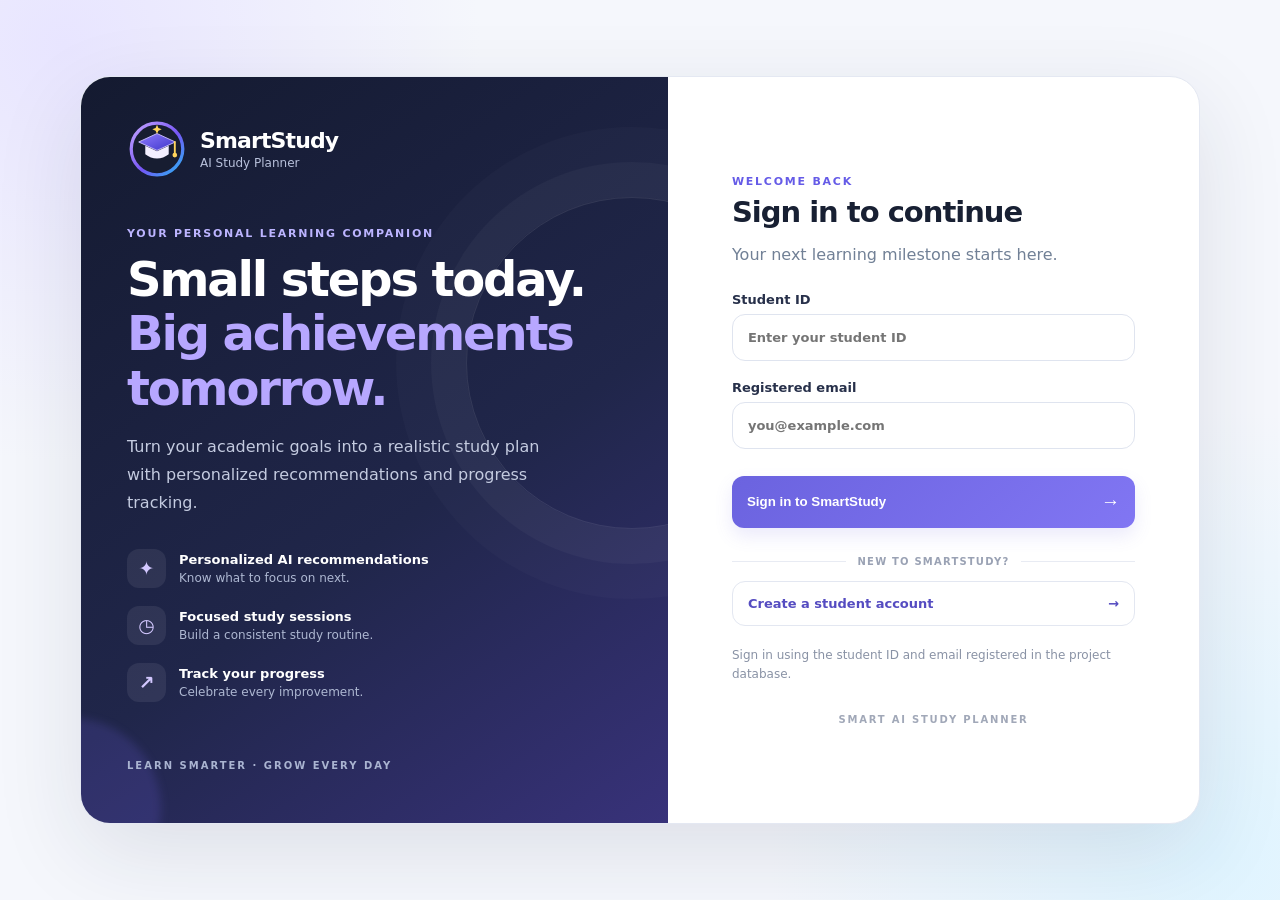
<file: frontend/index.html>
<!doctype html>
<html lang="en"><head><meta charset="utf-8"><meta name="viewport" content="width=device-width,initial-scale=1"><title>SmartStudy | Sign in</title><link rel="stylesheet" href="assets/style.css"></head>
<body class="login-body login-v2">
<main class="login-layout">
  <section class="login-showcase">
    <div class="login-brand"><img src="assets/smartstudy-logo-option-9.svg" alt="SmartStudy logo"><div><strong>SmartStudy</strong><span>AI Study Planner</span></div></div>
    <div class="showcase-copy"><p class="eyebrow">YOUR PERSONAL LEARNING COMPANION</p><h1>Small steps today.<br><span>Big achievements tomorrow.</span></h1><p>Turn your academic goals into a realistic study plan with personalized recommendations and progress tracking.</p>
      <div class="feature-list"><div><b>✦</b><span><strong>Personalized AI recommendations</strong><small>Know what to focus on next.</small></span></div><div><b>◷</b><span><strong>Focused study sessions</strong><small>Build a consistent study routine.</small></span></div><div><b>↗</b><span><strong>Track your progress</strong><small>Celebrate every improvement.</small></span></div></div>
    </div><p class="showcase-foot">LEARN SMARTER · GROW EVERY DAY</p>
  </section>
  <section class="login-panel"><div class="login-card login-card-v2"><div class="login-mobile-brand"><img src="assets/smartstudy-logo-option-9.svg" alt=""></div><p class="eyebrow">WELCOME BACK</p><h2>Sign in to continue</h2><p class="muted">Your next learning milestone starts here.</p>
    <form id="loginForm"><label for="studentId">Student ID<input id="studentId" type="text" inputmode="numeric" placeholder="Enter your student ID" required></label><label for="email">Registered email<input id="email" type="email" placeholder="you@example.com" required></label><button class="primary login-submit" type="submit">Sign in to SmartStudy <span>→</span></button><p id="loginError" class="error" hidden></p></form>
    <div class="login-divider"><span>NEW TO SMARTSTUDY?</span></div><a class="register-cta" href="register.html">Create a student account <span>→</span></a><p class="login-note">Sign in using the student ID and email registered in the project database.</p>
  </div><p class="login-copyright">SMART AI STUDY PLANNER</p></section>
</main>
<script src="assets/app.js"></script><script>document.addEventListener('DOMContentLoaded',()=>{if(sessionStorage.getItem('student')){location.href='dashboard.html';return;}document.getElementById('loginForm').addEventListener('submit',async e=>{e.preventDefault();const btn=e.target.querySelector('button'),err=document.getElementById('loginError');err.hidden=true;btn.disabled=true;btn.innerHTML='Signing in…';try{const students=await API.get('/students');const id=Number(document.getElementById('studentId').value.trim());const email=document.getElementById('email').value.trim().toLowerCase();const s=students.find(x=>Number(x.student_id)===id&&String(x.email).trim().toLowerCase()===email);if(!s)throw new Error('Student ID and email do not match our records.');sessionStorage.setItem('student',JSON.stringify(s));location.href='dashboard.html';}catch(ex){err.textContent=ex.message||'Unable to sign in. Please check that the backend is running.';err.hidden=false;}finally{btn.disabled=false;btn.innerHTML='Sign in to SmartStudy <span>→</span>';}});});</script>
</body></html>
</file>
<file: frontend/assets/style.css>
*{box-sizing:border-box}body{margin:0;font-family:Inter,Segoe UI,system-ui,sans-serif;background:#f5f7fc;color:#182033}a{text-decoration:none;color:inherit}.muted{color:#718096}.small{font-size:12px}.eyebrow{font-size:11px;letter-spacing:.16em;font-weight:900;color:#655be7;margin:0 0 7px}.login-body{min-height:100vh;background:radial-gradient(circle at 10% 10%,#eeeaff,transparent 35%),radial-gradient(circle at 90% 90%,#e6f5ff,transparent 35%),#f7f8fc;display:grid;place-items:center}.login-wrap{width:min(470px,92vw)}.login-card{background:#fff;border:1px solid #e5e8f0;border-radius:26px;padding:40px;box-shadow:0 25px 80px #20294b18}.brand-mark,.brand-orb{width:54px;height:54px;border-radius:17px;display:grid;place-items:center;background:linear-gradient(135deg,#7168ee,#8d7cff);color:#fff;font-size:25px;box-shadow:0 10px 24px #7168ee35}.login-card h1{font-size:31px;margin:0 0 8px}form{margin-top:22px}label{display:block;font-size:13px;font-weight:800;margin:15px 0}input,select,textarea{width:100%;padding:13px 14px;margin-top:7px;border:1px solid #dfe4ef;border-radius:12px;font:inherit;background:#fff;outline:none}input:focus,select:focus,textarea:focus{border-color:#7067e8;box-shadow:0 0 0 4px #7067e812}.primary,.secondary,.danger,.ghost{border:0;border-radius:12px;padding:12px 16px;font-weight:900;cursor:pointer;display:inline-flex;align-items:center;justify-content:center;gap:8px}.primary{background:linear-gradient(135deg,#6b63df,#8176f3);color:#fff;box-shadow:0 8px 18px #6b63df22}.primary:disabled{opacity:.6;cursor:wait}.secondary{background:#eef0ff;color:#554cc1}.ghost{background:#f3f5f9;color:#525c70}.danger{background:#fff0f0;color:#c53b3b}.error{color:#bd3b3b;background:#fff0f0;border-radius:11px;padding:11px 13px;font-size:13px}.success{color:#277c4b;background:#e9f8ef;border-radius:11px;padding:11px 13px;font-size:13px}.login-note{font-size:12px;color:#8992a5;margin:18px 0 0}.text-link{color:#5a52c3;font-weight:900}.app{display:flex;min-height:100vh}.sidebar{position:fixed;inset:0 auto 0 0;width:244px;background:linear-gradient(180deg,#14192a,#171d31);color:#cbd2e0;padding:20px 14px;display:flex;flex-direction:column;z-index:20}.side-brand{display:flex;align-items:center;gap:10px;color:#fff;padding:6px 12px 25px}.side-brand .brand-orb{width:39px;height:39px;border-radius:12px;font-size:18px;box-shadow:none}.side-brand small{display:block;color:#8992a7;margin-top:2px;font-size:11px}nav{display:grid;gap:5px;overflow:auto}nav a,.logout{padding:11px 14px;border-radius:11px;color:#aeb7ca;font-weight:800;display:flex;gap:12px;align-items:center;border:0;background:none;font-size:14px;cursor:pointer}nav a.active,nav a:hover,.logout:hover{background:#282e45;color:#fff}.logout{margin-top:auto}.main{margin-left:244px;width:calc(100% - 244px);padding:28px 34px}.topbar{display:flex;justify-content:space-between;align-items:flex-start;margin-bottom:28px}.topbar h1{font-size:30px;margin:0 0 6px}.user-pill{display:flex;align-items:center;gap:10px;background:#fff;padding:9px 12px;border:1px solid #e7eaf1;border-radius:15px;box-shadow:0 5px 18px #26324d08}.user-pill small{display:block;color:#8991a6;font-size:11px}.avatar{width:38px;height:38px;border-radius:12px;background:#eeecff;color:#5a52c3;display:grid;place-items:center;font-weight:900}.edit-dot{font-size:12px;color:#756be5}.page{display:grid;gap:20px}.grid{display:grid;gap:18px}.grid-4{grid-template-columns:repeat(4,minmax(0,1fr))}.grid-3{grid-template-columns:repeat(3,minmax(0,1fr))}.grid-2{grid-template-columns:repeat(2,minmax(0,1fr))}.card{background:#fff;border:1px solid #e7eaf1;border-radius:20px;padding:20px;box-shadow:0 8px 28px #27324b08}.hoverable{transition:.2s}.hoverable:hover{transform:translateY(-3px);box-shadow:0 16px 35px #27324b14}.stat .label{font-size:12px;color:#7e8798;font-weight:800}.stat .value{font-size:29px;font-weight:950;margin-top:7px}.stat .sub{font-size:12px;color:#8791a4;margin-top:4px}.section-head{display:flex;justify-content:space-between;align-items:center;gap:12px}.section-head h2{font-size:18px;margin:0}.table-wrap{overflow:auto}.table{width:100%;border-collapse:collapse}.table th,.table td{text-align:left;padding:12px 10px;border-bottom:1px solid #edf0f5;font-size:13px}.table th{color:#7a8497;font-size:11px;text-transform:uppercase;letter-spacing:.06em}.badge{display:inline-flex;padding:5px 9px;border-radius:999px;font-size:10px;font-weight:950}.HIGH{background:#ffe9e9;color:#c23838}.MEDIUM{background:#fff3d9;color:#a56b00}.LOW{background:#e7f8ee;color:#27804d}.PENDING{background:#eef1f7;color:#68738a}.IN_PROGRESS{background:#e8f0ff;color:#3866b0}.COMPLETED{background:#e7f8ee;color:#27804d}.PARTIAL{background:#fff3d9;color:#a56b00}.empty{padding:35px;text-align:center;color:#8791a4}.notice{padding:13px 15px;border-radius:13px;background:#f2f0ff;color:#5148b9;font-size:13px}.tip{font-size:13px;line-height:1.65;color:#667085}.actions{display:flex;gap:10px;flex-wrap:wrap}.form-grid{display:grid;grid-template-columns:repeat(2,minmax(0,1fr));gap:10px 16px}.chart-card{min-height:335px}.donut{width:205px;height:205px;border-radius:50%;margin:18px auto;position:relative}.donut:after{content:'';position:absolute;inset:47px;background:#fff;border-radius:50%;box-shadow:inset 0 0 0 1px #eef0f5}.donut-center{position:absolute;inset:0;display:grid;place-items:center;z-index:2;font-size:25px;font-weight:950}.legend{display:flex;justify-content:center;gap:15px;flex-wrap:wrap;font-size:12px}.legend i{width:9px;height:9px;border-radius:50%;display:inline-block;margin-right:5px}.legend .good{background:#6b63d8}.legend .mid{background:#e9b949}.legend .low{background:#e06b6b}.hchart{display:grid;gap:14px;margin-top:18px}.hrow{display:grid;grid-template-columns:150px 1fr 48px;align-items:center;gap:10px}.htrack{height:12px;background:#eef0f5;border-radius:99px;overflow:hidden}.hfill{height:100%;background:#6b63d8;border-radius:99px}.hfill.mid{background:#e9b949}.hfill.low{background:#e06b6b}.progress-ring{width:170px;height:170px;border-radius:50%;display:grid;place-items:center;margin:20px auto;background:conic-gradient(#6b63d8 var(--pct),#edf0f5 0);position:relative}.progress-ring:before{content:'';position:absolute;width:120px;height:120px;border-radius:50%;background:#fff}.ring-text{position:relative;font-size:25px;font-weight:950}.mini-chart{height:190px;display:flex;align-items:end;gap:12px;padding:15px 5px 5px}.bar-col{flex:1;display:flex;flex-direction:column;align-items:center;gap:7px;height:100%;justify-content:end}.bar-value{font-size:11px;font-weight:900}.bar-stick{width:min(38px,70%);min-height:4px;border-radius:8px 8px 2px 2px;background:linear-gradient(180deg,#8378ef,#6359d9);transition:height .4s}.bar-label{font-size:10px;color:#7b8497;max-width:70px;text-align:center;overflow:hidden;white-space:nowrap;text-overflow:ellipsis}.timer-wrap{text-align:center;background:radial-gradient(circle at 50% 15%,#f0efff,transparent 42%),#fff}.timer{font-size:74px;font-weight:950;letter-spacing:.04em;margin:18px 0;color:#252a3b}.timer-target{font-size:13px;color:#7e8798}.pulse{animation:pulse 1.5s infinite}@keyframes pulse{0%,100%{box-shadow:0 0 0 0 #6b63d844}50%{box-shadow:0 0 0 12px #6b63d800}}.toggle{display:flex;align-items:center;gap:10px;margin:12px 0}.toggle input{width:auto;margin:0}.session-list{display:grid;gap:10px}.session-item{display:flex;justify-content:space-between;align-items:center;padding:13px;border:1px solid #edf0f5;border-radius:13px}.subject-title{font-size:17px;font-weight:950}.meta{font-size:12px;color:#7e8798;margin-top:4px}.quick{display:flex;align-items:center;justify-content:space-between;padding:15px;border:1px solid #edf0f5;border-radius:14px}.hero{padding:24px;background:linear-gradient(135deg,#191f34,#343b63);color:#fff;border:0}.hero .muted{color:#c5c9d8}.hero .eyebrow{color:#b7b0ff}.kpi-line{display:flex;gap:24px;flex-wrap:wrap;margin-top:18px}.kpi-line strong{font-size:23px;display:block}.kpi-line span{font-size:11px;color:#aeb5ca}.divider{height:1px;background:#edf0f5;margin:18px 0}@media(max-width:1050px){.grid-4{grid-template-columns:repeat(2,1fr)}.grid-3{grid-template-columns:repeat(2,1fr)}}@media(max-width:900px){.sidebar{width:76px}.side-brand div,nav a span,.logout span{display:none}.main{margin-left:76px;width:calc(100% - 76px);padding:22px}}@media(max-width:620px){.topbar{display:grid;gap:15px}.grid-4,.grid-3,.grid-2,.form-grid{grid-template-columns:1fr}.main{padding:16px}.sidebar{width:64px}.main{margin-left:64px;width:calc(100% - 64px)}.timer{font-size:48px}.hrow{grid-template-columns:100px 1fr 42px}.user-pill div{display:none}}
/* Profile page layout and form polish */
.profile-card { padding: 26px; }
.profile-header { align-items: center; gap: 18px; }
.profile-header h2 { margin-top: 0; }
.profile-grid { margin-top: 22px; }
.profile-info { min-width: 0; padding: 18px; border: 1px solid #edf0f6; border-radius: 14px; background: #fbfcff; }
.profile-info h3 { margin: 9px 0 0; overflow-wrap: anywhere; font-size: 16px; }
.profile-form { margin-top: 20px; }
.profile-form .grid { gap: 8px 18px; }
.profile-form label { min-width: 0; }
.profile-actions { margin-top: 16px; flex-wrap: wrap; }
.profile-form #profileMessage { margin-top: 14px; }
[hidden] { display: none !important; }
@media (max-width: 1050px) {
  .main { margin-left: 64px; width: calc(100% - 64px); padding: 22px; }
}
@media (max-width: 650px) {
  .main { margin-left: 0; width: 100%; padding: 16px; }
  .topbar { gap: 12px; flex-direction: column; }
  .profile-card { padding: 18px; }
  .profile-header { align-items: flex-start; flex-direction: column; }
  .grid-2 { grid-template-columns: 1fr; }
}

/* SmartStudy Option 7 logo */
.side-brand .brand-logo{width:44px;height:44px;flex:0 0 44px;object-fit:contain;border-radius:12px;background:#202642;padding:3px;box-sizing:border-box}
.login-card .brand-mark{background:#171d31 url('smartstudy-logo-option-7.svg') center/contain no-repeat;color:transparent}

/* Option 9 logo + refreshed login page */
.side-brand .brand-logo{width:44px;height:44px;flex:0 0 44px;object-fit:contain;border-radius:50%;background:#202642;padding:1px;box-sizing:border-box}
.login-body.login-v2{min-height:100vh;padding:28px;background:radial-gradient(circle at 5% 5%,#e8e5ff 0,transparent 28%),radial-gradient(circle at 95% 95%,#dff4ff 0,transparent 30%),#f5f7fc;display:grid;place-items:center}
.login-layout{width:min(1120px,100%);min-height:650px;display:grid;grid-template-columns:1.05fr .95fr;background:#fff;border:1px solid #e4e8f2;border-radius:30px;overflow:hidden;box-shadow:0 28px 90px #1a23431c}
.login-showcase{position:relative;overflow:hidden;padding:42px 46px;background:linear-gradient(145deg,#141a30 0%,#20264a 58%,#38327a 100%);color:#fff;display:flex;flex-direction:column;justify-content:space-between}
.login-showcase:before,.login-showcase:after{content:"";position:absolute;border-radius:50%;pointer-events:none}.login-showcase:before{width:330px;height:330px;right:-130px;top:120px;border:1px solid #ffffff18;box-shadow:0 0 0 35px #ffffff08,0 0 0 70px #ffffff05}.login-showcase:after{width:180px;height:180px;left:-100px;bottom:-75px;background:#7a69f52a;filter:blur(4px)}
.login-brand{display:flex;align-items:center;gap:13px;position:relative;z-index:1}.login-brand img{width:60px;height:60px}.login-brand strong{display:block;font-size:22px;letter-spacing:-.04em}.login-brand span{display:block;color:#b9c2dc;font-size:12px;margin-top:3px}.showcase-copy{position:relative;z-index:1;max-width:490px;margin:48px 0}.login-showcase .eyebrow{color:#bcb4ff}.showcase-copy h1{font-size:clamp(32px,4vw,48px);line-height:1.13;letter-spacing:-.045em;margin:12px 0 18px}.showcase-copy h1 span{color:#b7a7ff}.showcase-copy>p:not(.eyebrow){color:#c4cbe0;line-height:1.75;max-width:420px}.feature-list{display:grid;gap:18px;margin-top:32px}.feature-list>div{display:flex;gap:13px;align-items:center}.feature-list b{width:39px;height:39px;display:grid;place-items:center;border-radius:12px;background:#ffffff13;color:#d3c8ff;font-size:19px}.feature-list strong,.feature-list small{display:block}.feature-list strong{font-size:13px}.feature-list small{font-size:12px;color:#aeb8d2;margin-top:4px}.showcase-foot{position:relative;z-index:1;font-size:10px;letter-spacing:.2em;color:#aab4d1;font-weight:800}.login-panel{display:flex;flex-direction:column;justify-content:center;padding:46px clamp(25px,5vw,65px)}.login-card-v2{width:100%;max-width:410px;margin:0 auto;padding:0;border:0;border-radius:0;box-shadow:none;background:transparent}.login-card-v2 h2{font-size:29px;letter-spacing:-.035em;margin:4px 0 8px}.login-card-v2 form{margin-top:28px}.login-card-v2 label{margin:19px 0;color:#27304a}.login-card-v2 input{padding:15px;border-radius:13px}.login-submit{width:100%;padding:15px;margin-top:8px;justify-content:space-between}.login-submit span{font-size:19px}.login-divider{display:flex;align-items:center;gap:12px;margin:28px 0 14px;color:#9aa2b4;font-size:10px;font-weight:900;letter-spacing:.12em}.login-divider:before,.login-divider:after{content:"";height:1px;flex:1;background:#e8ebf3}.register-cta{display:flex;justify-content:space-between;align-items:center;padding:14px 15px;border:1px solid #e3e7f1;border-radius:13px;color:#554cc1;font-size:13px;font-weight:900}.register-cta:hover{background:#f7f6ff;border-color:#d4ceff}.login-card-v2 .login-note{line-height:1.6;margin-top:20px}.login-copyright{text-align:center;color:#a1a8b8;font-size:10px;letter-spacing:.18em;font-weight:800;margin:30px 0 0}.login-mobile-brand{display:none}
@media(max-width:800px){.login-body.login-v2{padding:14px}.login-layout{grid-template-columns:1fr;max-width:540px;min-height:0}.login-showcase{padding:22px 25px}.showcase-copy{margin:30px 0 20px}.showcase-copy h1{font-size:32px}.feature-list{gap:12px;margin-top:22px}.showcase-foot{margin-bottom:0}.login-panel{padding:32px 25px}.login-copyright{margin-top:20px}}
@media(max-width:480px){.login-showcase{padding:20px}.login-brand img{width:48px;height:48px}.showcase-copy h1{font-size:29px}.feature-list strong{font-size:12px}.login-panel{padding:28px 20px}.login-card-v2 h2{font-size:25px}}
</file>
